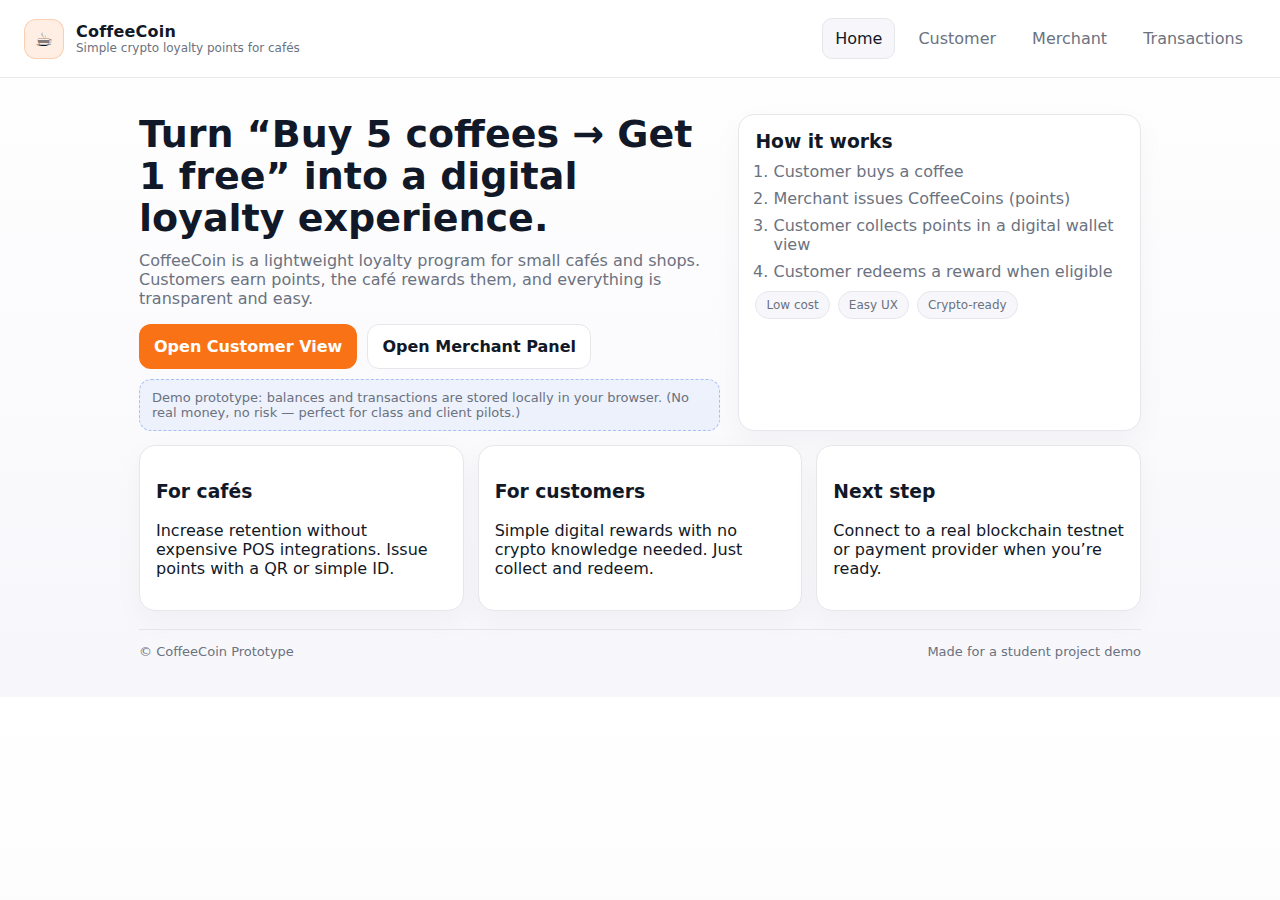
<file: index.html>
<!doctype html>
<html lang="en">
<head>
  <meta charset="utf-8" />
  <meta name="viewport" content="width=device-width,initial-scale=1" />
  <title>CoffeeCoin — Crypto Loyalty Points</title>
  <link rel="stylesheet" href="styles.css" />
</head>
<body>
  <header class="topbar">
    <div class="brand">
      <div class="logo">☕</div>
      <div>
        <div class="brand-name">CoffeeCoin</div>
        <div class="brand-tag">Simple crypto loyalty points for cafés</div>
      </div>
    </div>

    <nav class="nav">
      <a class="active" href="index.html">Home</a>
      <a href="customer.html">Customer</a>
      <a href="merchant.html">Merchant</a>
      <a href="transactions.html">Transactions</a>
    </nav>
  </header>

  <main class="container">
    <section class="hero">
      <div>
        <h1>Turn “Buy 5 coffees → Get 1 free” into a digital loyalty experience.</h1>
        <p>
          CoffeeCoin is a lightweight loyalty program for small cafés and shops.
          Customers earn points, the café rewards them, and everything is transparent and easy.
        </p>

        <div class="cta">
          <a class="btn primary" href="customer.html">Open Customer View</a>
          <a class="btn" href="merchant.html">Open Merchant Panel</a>
        </div>

        <div class="note">
          Demo prototype: balances and transactions are stored locally in your browser.
          (No real money, no risk — perfect for class and client pilots.)
        </div>
      </div>

      <div class="card hero-card">
        <h3>How it works</h3>
        <ol class="steps">
          <li>Customer buys a coffee</li>
          <li>Merchant issues CoffeeCoins (points)</li>
          <li>Customer collects points in a digital wallet view</li>
          <li>Customer redeems a reward when eligible</li>
        </ol>
        <div class="pill-row">
          <span class="pill">Low cost</span>
          <span class="pill">Easy UX</span>
          <span class="pill">Crypto-ready</span>
        </div>
      </div>
    </section>

    <section class="grid3">
      <div class="card">
        <h3>For cafés</h3>
        <p>Increase retention without expensive POS integrations. Issue points with a QR or simple ID.</p>
      </div>
      <div class="card">
        <h3>For customers</h3>
        <p>Simple digital rewards with no crypto knowledge needed. Just collect and redeem.</p>
      </div>
      <div class="card">
        <h3>Next step</h3>
        <p>Connect to a real blockchain testnet or payment provider when you’re ready.</p>
      </div>
    </section>

    <footer class="footer">
      <span>© CoffeeCoin Prototype</span>
      <span class="muted">Made for a student project demo</span>
    </footer>
  </main>
</body>
</html>
</file>
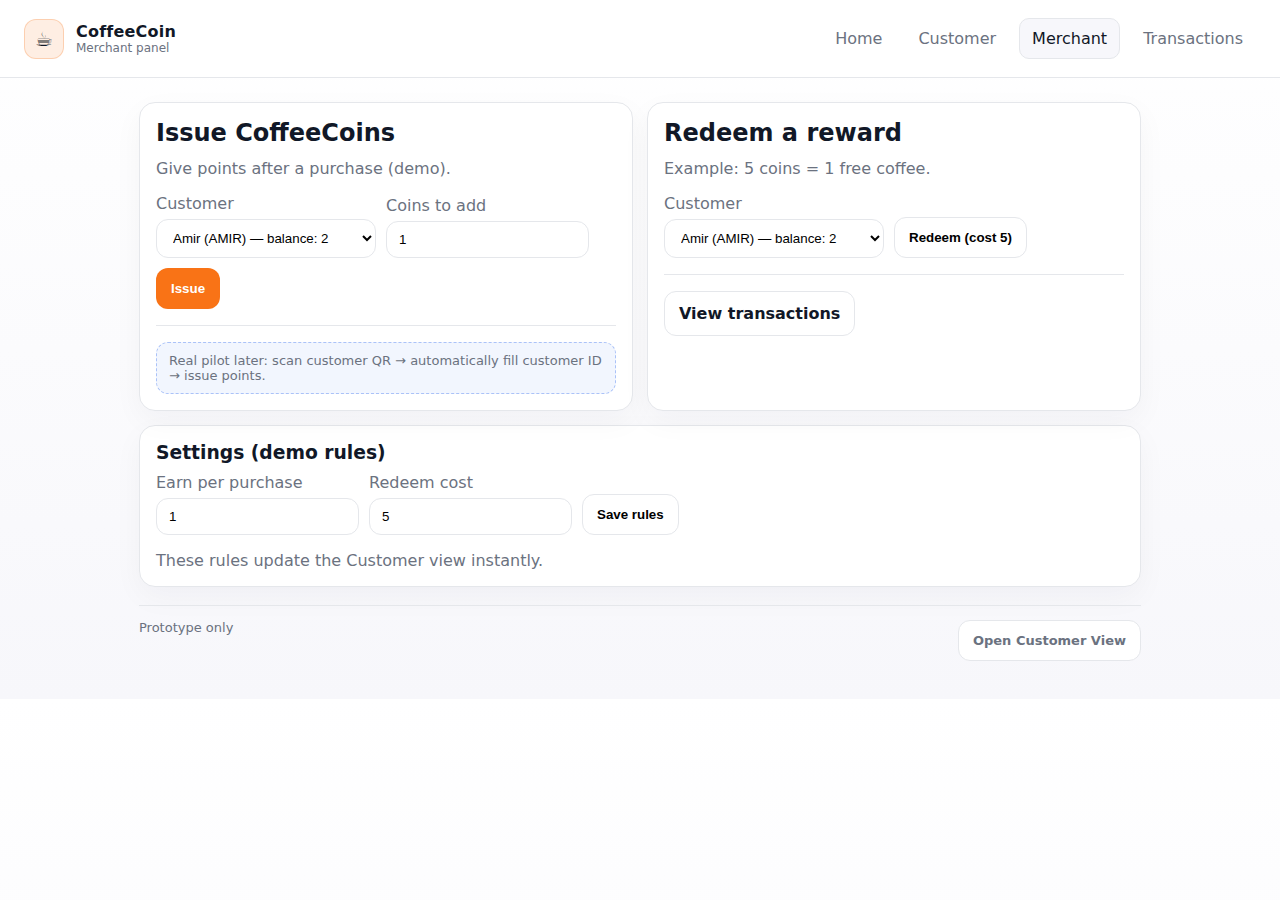
<file: merchant.html>
<!doctype html>
<html lang="en">
<head>
  <meta charset="utf-8" />
  <meta name="viewport" content="width=device-width,initial-scale=1" />
  <title>CoffeeCoin — Merchant</title>
  <link rel="stylesheet" href="styles.css" />
  <style>
    .grid2{display:grid;grid-template-columns:1fr 1fr;gap:14px}
    .field{display:flex;flex-direction:column;gap:6px}
    select,input{padding:10px 12px;border-radius:12px;border:1px solid var(--line);background:#fff}
    .row{display:flex;gap:10px;flex-wrap:wrap;align-items:end}
    .toast{position:fixed;left:50%;bottom:18px;transform:translateX(-50%);opacity:0;transition:.25s;
      padding:10px 14px;border-radius:12px;border:1px solid var(--line);background:#fff;box-shadow:0 10px 30px rgba(0,0,0,.08)}
    .toast.show{opacity:1}
    @media(max-width:900px){.grid2{grid-template-columns:1fr}}
  </style>
</head>
<body>
<header class="topbar">
  <div class="brand">
    <div class="logo">☕</div>
    <div>
      <div class="brand-name">CoffeeCoin</div>
      <div class="brand-tag">Merchant panel</div>
    </div>
  </div>
  <nav class="nav">
    <a href="index.html">Home</a>
    <a href="customer.html">Customer</a>
    <a class="active" href="merchant.html">Merchant</a>
    <a href="transactions.html">Transactions</a>
  </nav>
</header>

<main class="container">
  <section class="grid2">
    <div class="card">
      <h2 style="margin:0 0 12px">Issue CoffeeCoins</h2>
      <p class="muted" style="margin-top:0">Give points after a purchase (demo).</p>

      <div class="row">
        <div class="field" style="min-width:220px">
          <label class="muted">Customer</label>
          <select id="customerSelect"></select>
        </div>
        <div class="field" style="min-width:160px">
          <label class="muted">Coins to add</label>
          <input id="amount" type="number" min="1" value="1" />
        </div>
        <button class="btn primary" id="issueBtn" type="button">Issue</button>
      </div>

      <hr/>
      <div class="note">
        Real pilot later: scan customer QR → automatically fill customer ID → issue points.
      </div>
    </div>

    <div class="card">
      <h2 style="margin:0 0 12px">Redeem a reward</h2>
      <p class="muted" style="margin-top:0">Example: 5 coins = 1 free coffee.</p>

      <div class="row">
        <div class="field" style="min-width:220px">
          <label class="muted">Customer</label>
          <select id="redeemCustomer"></select>
        </div>
        <button class="btn" id="redeemBtn" type="button">Redeem (cost 5)</button>
      </div>

      <hr/>
      <div class="row">
        <a class="btn" href="transactions.html">View transactions</a>
      </div>
    </div>
  </section>

  <section class="card" style="margin-top:14px">
    <h3 style="margin:0 0 10px">Settings (demo rules)</h3>
    <div class="row">
      <div class="field">
        <label class="muted">Earn per purchase</label>
        <input id="earnRule" type="number" min="1" value="1">
      </div>
      <div class="field">
        <label class="muted">Redeem cost</label>
        <input id="redeemRule" type="number" min="1" value="5">
      </div>
      <button class="btn" id="saveRules" type="button">Save rules</button>
    </div>
    <p class="muted" style="margin-bottom:0">These rules update the Customer view instantly.</p>
  </section>

  <footer class="footer">
    <span class="muted">Prototype only</span>
    <a class="btn" href="customer.html">Open Customer View</a>
  </footer>
</main>

<script src="app.js"></script>
<script>
  const state = loadState();

  const customerSelect = document.getElementById("customerSelect");
  const redeemCustomer = document.getElementById("redeemCustomer");

  function fillSelect(sel){
    sel.innerHTML = "";
    Object.keys(state.customers).forEach(id=>{
      const opt = document.createElement("option");
      opt.value = id;
      opt.textContent = `${state.customers[id].name} (${id}) — balance: ${state.customers[id].balance}`;
      sel.appendChild(opt);
    });
  }

  function refresh(){
    fillSelect(customerSelect);
    fillSelect(redeemCustomer);
    document.getElementById("earnRule").value = state.rules.earnPerPurchase;
    document.getElementById("redeemRule").value = state.rules.redeemCost;
  }

  document.getElementById("issueBtn").addEventListener("click", ()=>{
    const id = customerSelect.value;
    const amt = Math.max(1, Number(document.getElementById("amount").value || 1));
    state.customers[id].balance += amt;
    state.tx.unshift({
      id: crypto.randomUUID(),
      time: new Date().toISOString(),
      type: "ISSUE",
      customerId: id,
      delta: amt,
      note: `Issued ${amt} CoffeeCoin(s)`
    });
    saveState(state);
    showToast(`Issued ${amt} coin(s) to ${id}`);
    refresh();
  });

  document.getElementById("redeemBtn").addEventListener("click", ()=>{
    const id = redeemCustomer.value;
    const cost = state.rules.redeemCost;
    if(state.customers[id].balance < cost){
      showToast(`Not enough coins. Need ${cost}.`);
      return;
    }
    state.customers[id].balance -= cost;
    state.tx.unshift({
      id: crypto.randomUUID(),
      time: new Date().toISOString(),
      type: "REDEEM",
      customerId: id,
      delta: -cost,
      note: `Redeemed reward (cost ${cost})`
    });
    saveState(state);
    showToast(`Reward redeemed for ${id} (-${cost})`);
    refresh();
  });

  document.getElementById("saveRules").addEventListener("click", ()=>{
    state.rules.earnPerPurchase = Math.max(1, Number(document.getElementById("earnRule").value || 1));
    state.rules.redeemCost = Math.max(1, Number(document.getElementById("redeemRule").value || 5));
    saveState(state);
    showToast("Rules saved");
  });

  refresh();
</script>
</body>
</html>
</file>
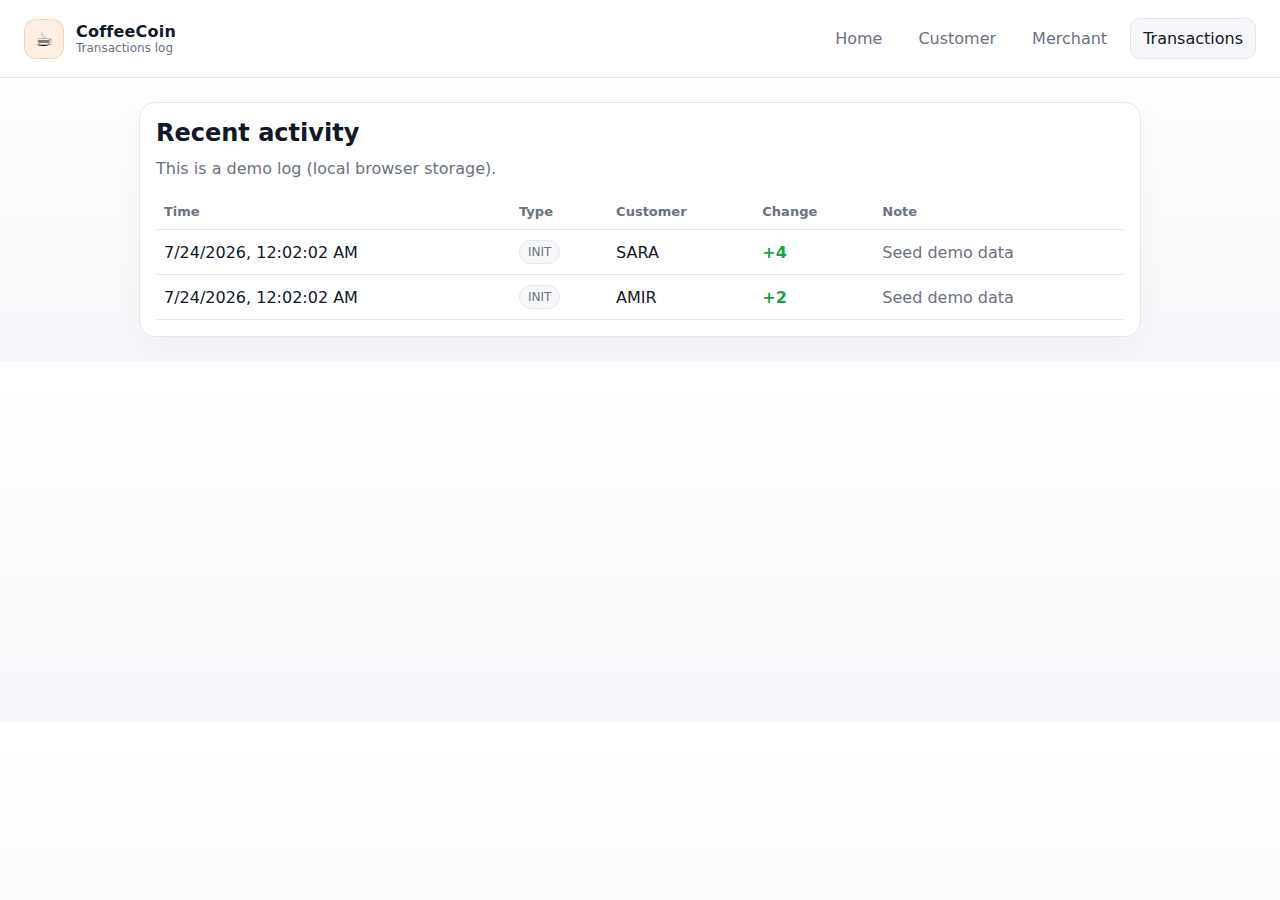
<file: transactions.html>
<!doctype html>
<html lang="en">
<head>
  <meta charset="utf-8" />
  <meta name="viewport" content="width=device-width,initial-scale=1" />
  <title>CoffeeCoin — Transactions</title>
  <link rel="stylesheet" href="styles.css" />
  <style>
    table{width:100%;border-collapse:collapse}
    th,td{padding:10px 8px;border-bottom:1px solid var(--line);text-align:left}
    th{color:var(--muted);font-weight:700;font-size:13px}
    .tag{display:inline-block;padding:4px 8px;border-radius:999px;border:1px solid var(--line);background:var(--bg);font-size:12px;color:var(--muted)}
    .pos{color:#16a34a;font-weight:800}
    .neg{color:#dc2626;font-weight:800}
  </style>
</head>
<body>
<header class="topbar">
  <div class="brand">
    <div class="logo">☕</div>
    <div>
      <div class="brand-name">CoffeeCoin</div>
      <div class="brand-tag">Transactions log</div>
    </div>
  </div>
  <nav class="nav">
    <a href="index.html">Home</a>
    <a href="customer.html">Customer</a>
    <a href="merchant.html">Merchant</a>
    <a class="active" href="transactions.html">Transactions</a>
  </nav>
</header>

<main class="container">
  <section class="card">
    <h2 style="margin:0 0 12px">Recent activity</h2>
    <p class="muted" style="margin-top:0">This is a demo log (local browser storage).</p>

    <div style="overflow:auto">
      <table>
        <thead>
          <tr>
            <th>Time</th>
            <th>Type</th>
            <th>Customer</th>
            <th>Change</th>
            <th>Note</th>
          </tr>
        </thead>
        <tbody id="tbody"></tbody>
      </table>
    </div>
  </section>
</main>

<script src="app.js"></script>
<script>
  const state = loadState();
  const tbody = document.getElementById("tbody");

  function render(){
    tbody.innerHTML = "";
    state.tx.forEach(t=>{
      const tr = document.createElement("tr");
      const deltaClass = t.delta >= 0 ? "pos" : "neg";
      tr.innerHTML = `
        <td>${formatTime(t.time)}</td>
        <td><span class="tag">${t.type}</span></td>
        <td>${t.customerId}</td>
        <td class="${deltaClass}">${t.delta >= 0 ? "+" : ""}${t.delta}</td>
        <td class="muted">${t.note || ""}</td>
      `;
      tbody.appendChild(tr);
    });
  }

  render();
</script>
</body>
</html>
</file>
<file: styles.css>
:root{
  --bg:#f7f7fb;
  --card:#ffffff;
  --text:#111827;
  --muted:#6b7280;
  --line:#e5e7eb;
  --accent:#f97316;  /* orange */
  --accent2:#2563eb; /* blue */
}

*{box-sizing:border-box}
body{
  margin:0;
  font-family: system-ui, -apple-system, Segoe UI, Roboto, Arial, sans-serif;
  color:var(--text);
  background:linear-gradient(180deg,#fff, var(--bg));
}
a{color:inherit;text-decoration:none}
.container{max-width:1050px;margin:0 auto;padding:24px}

.topbar{
  display:flex;
  align-items:center;
  justify-content:space-between;
  gap:16px;
  padding:18px 24px;
  border-bottom:1px solid var(--line);
  background:#fff;
  position:sticky; top:0;
}
.brand{display:flex;align-items:center;gap:12px}
.logo{
  width:40px;height:40px;border-radius:12px;
  display:flex;align-items:center;justify-content:center;
  background:rgba(249,115,22,.12);
  border:1px solid rgba(249,115,22,.25);
  font-size:20px;
}
.brand-name{font-weight:800;letter-spacing:.2px}
.brand-tag{font-size:12px;color:var(--muted)}

.nav{display:flex;gap:10px;flex-wrap:wrap}
.nav a{
  padding:10px 12px;border-radius:10px;
  border:1px solid transparent;
  color:var(--muted);
}
.nav a.active{color:var(--text);border-color:var(--line);background:var(--bg)}
.nav a:hover{border-color:var(--line);background:var(--bg);color:var(--text)}

.hero{
  display:grid;
  grid-template-columns: 1.3fr .9fr;
  gap:18px;
  margin-top:12px;
}
.hero h1{font-size:38px;line-height:1.1;margin:0 0 12px}
.hero p{font-size:16px;color:var(--muted);margin:0 0 16px}
.hero-card h3{margin:0 0 10px}
.steps{margin:0;padding-left:18px;color:var(--muted)}
.steps li{margin:8px 0}

.card{
  background:var(--card);
  border:1px solid var(--line);
  border-radius:16px;
  padding:16px;
  box-shadow: 0 10px 30px rgba(17,24,39,.04);
}
.cta{display:flex;gap:10px;flex-wrap:wrap;margin:10px 0 6px}
.btn{
  display:inline-flex;align-items:center;justify-content:center;
  padding:12px 14px;border-radius:12px;
  border:1px solid var(--line);
  background:#fff;
  font-weight:700;
}
.btn.primary{
  background:var(--accent);
  border-color:rgba(249,115,22,.45);
  color:#fff;
}
.btn.primary:hover{filter:brightness(.97)}
.btn:hover{background:var(--bg)}
.note{
  margin-top:10px;
  padding:10px 12px;
  border-radius:12px;
  border:1px dashed rgba(37,99,235,.35);
  background:rgba(37,99,235,.06);
  color:var(--muted);
  font-size:13px;
}

.grid3{
  display:grid;
  grid-template-columns: repeat(3, 1fr);
  gap:14px;
  margin-top:14px;
}
.pill-row{display:flex;gap:8px;flex-wrap:wrap;margin-top:10px}
.pill{
  font-size:12px;
  padding:6px 10px;
  border-radius:999px;
  border:1px solid var(--line);
  color:var(--muted);
  background:var(--bg);
}

.footer{
  margin-top:18px;
  padding:14px 0;
  display:flex;
  justify-content:space-between;
  border-top:1px solid var(--line);
  color:var(--muted);
  font-size:13px;
}
.muted{color:var(--muted)}
hr{border:none;border-top:1px solid var(--line);margin:16px 0}

@media (max-width: 900px){
  .hero{grid-template-columns:1fr}
  .grid3{grid-template-columns:1fr}
  .hero h1{font-size:30px}
}
</file>
